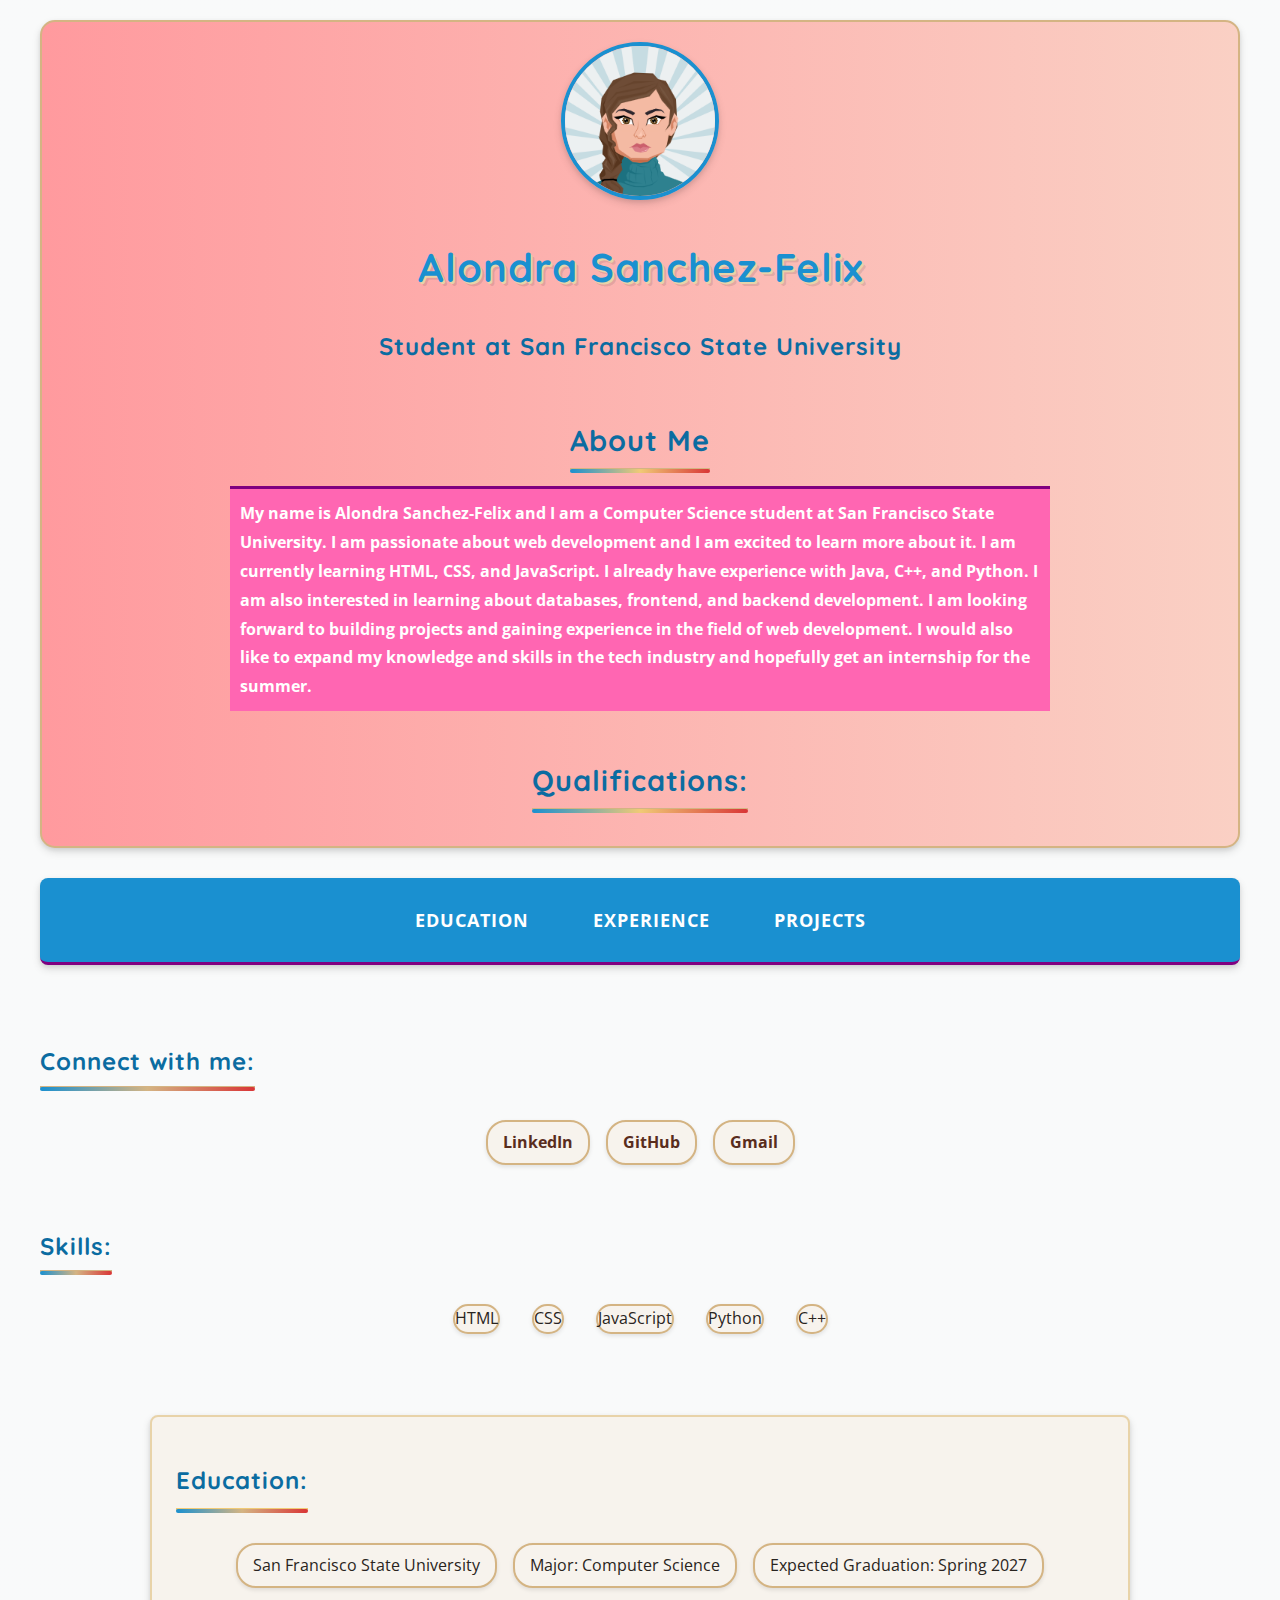
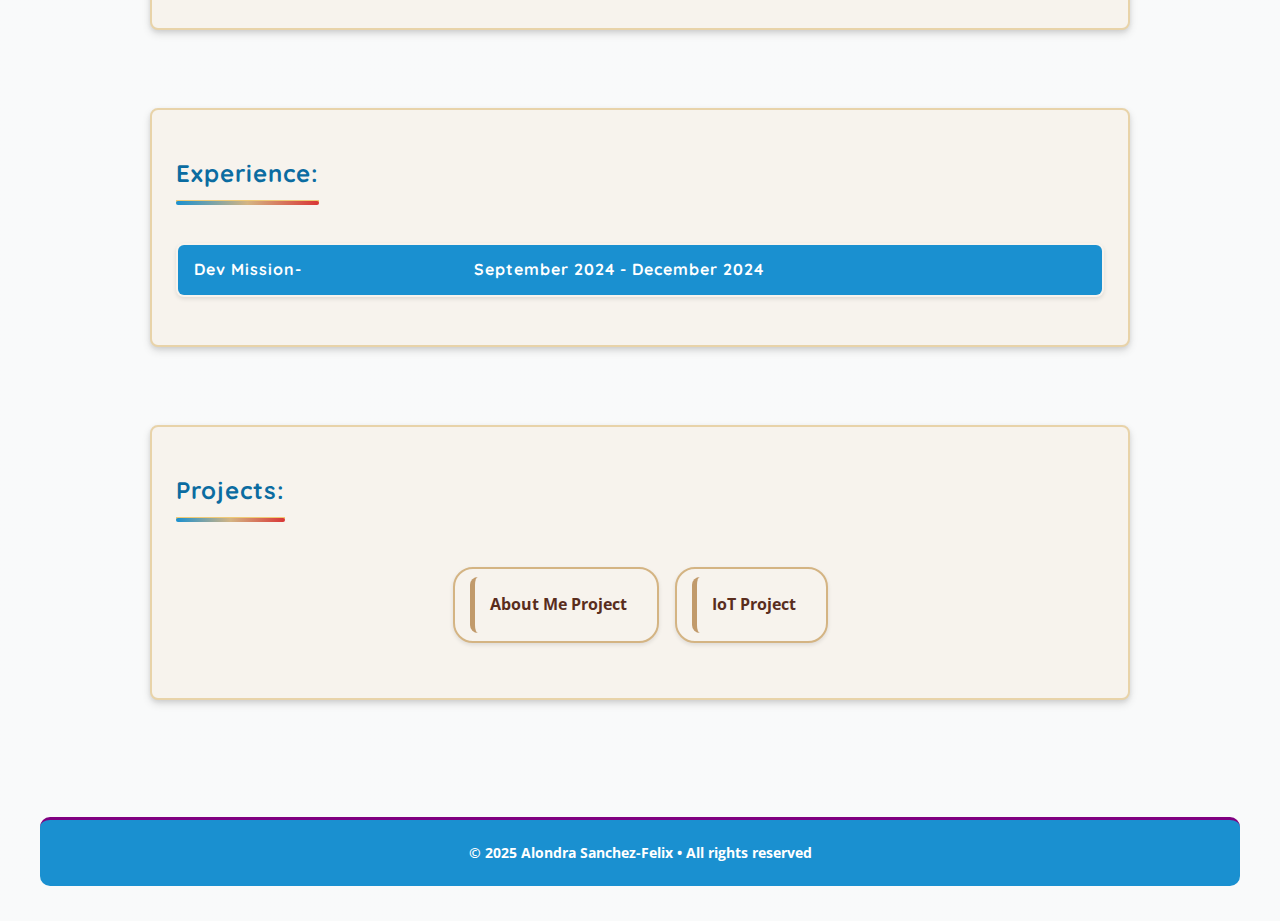
<file: assignments/assignment 3/index.html>
<!DOCTYPE html>
<html lang="en">
<head>
    <meta charset="UTF-8">
    <title>Alondra Sanchez-Felix - Portfolio</title>
    <meta name="description" content="Personal portfolio of Alondra Sanchez-Felix">
    <meta name="keywords" content="portfolio, web development, student">
    <link rel="icon" type="image/x-icon" href="favicon.ico">

    <!--Comment out each links to see how each css looks like -->
    <!-- Link to external ai-1.css file -->
    <link rel="stylesheet" type="text/css" href="styles/ai-1.css"> 
    <!-- Link to external ai-2.css file -->
    <link rel="stylesheet" type="text/css" href="styles/ai-2.css">
    <!-- Link to external styles.css file-->
    <link rel="stylesheet" type="text/css" href="styles/styles.css"> 
    <!-- Link to external hybrid.css file-->
    <link rel="stylesheet" type="text/css" href="styles/hybrid.css">

</head>
<body>
    <header>
       <img src="images/AvatarMaker.png" alt="Alondra Sanchez-Felix"> <!--image for my avatar -->
       <h1>Alondra Sanchez-Felix</h1> 
       <h2>Student at San Francisco State University</h2>
       <h3>About Me</h3>
       <p>My name is Alondra Sanchez-Felix and I am a Computer Science student at San Francisco State University. 
         I am passionate about web development and I am excited to learn more about it. I am currently learning HTML, CSS, and JavaScript. 
         I already have experience with Java, C++, and Python.
         I am also interested in learning about databases, frontend, and backend development. 
         I am looking forward to building projects and gaining experience in the field of web development.
         I would also like to expand my knowledge and skills in the tech industry and hopefully get an internship for the summer.</p> <br>
         <h3>Qualifications:</h3>        
    </header> 

    <nav>
        <ol>
           <li><a href="#education">Education</a></li>
           <li><a href="#experience">Experience</a></li>
           <li><a href="#projects">Projects</a></li>
        </ol>      
    </nav> <br>
      
    <h3> Connect with me:</h3>
    <ul>
        <li><a href="https://www.linkedin.com/in/alondra-sanchez-felix">LinkedIn</a></li>
        <li><a href="https://github.com/Nonna201812">GitHub</a></li>
        <li><a href="mailto:nonna201812@gmail.com">Gmail</a></li> <!--link to my outlook email -->
    </ul> <br>

    <h3>Skills:</h3>
    <ul>
        <li>HTML</li>
        <li>CSS</li>
        <li>JavaScript</li>
        <li>Python</li>
        <li>C++</li>
    </ul> <br>

    <main>
        <section id="education">
            <h3>Education:</h3> <!--this section is for when I will be getting my degree -->
            <ul>
                <li>San Francisco State University</li>
                <li>Major: Computer Science</li>
                <li>Expected Graduation: Spring 2027</li>
            </ul>
        </section> <br>

        <section id="experience">
            <h3>Experience:</h3>
            <table>
                <tr> 
                    <th>Dev Mission-</th>
                    <th>September 2024 - December 2024</th>
                </tr>
            </table>
        </section> <br>

        <section id="projects">
            <h3>Projects:</h3>
            <ul>
                <li><a href="https://introduction-project.glitch.me">About Me Project</a></li> <!--link to  one of my projects -->
                <li><a href="https://www.tinkercad.com/things/gIOy7HrQwoO-knockmusic-/editel?returnTo=https%3A%2F%2Fwww.tinkercad.com%2Fdashboard&sharecode=xx3m-MsOgPGx7pWZ3YpfeaI9GPwc54XWkgaCmhf4AFs">IoT Project</a></li>
            </ul>
        </section> <br>
    </main>

    <!-- Entity usage -->
    <p>&copy; 2025 Alondra Sanchez-Felix &bull; All rights reserved</p>

</body>
</html>
</file>
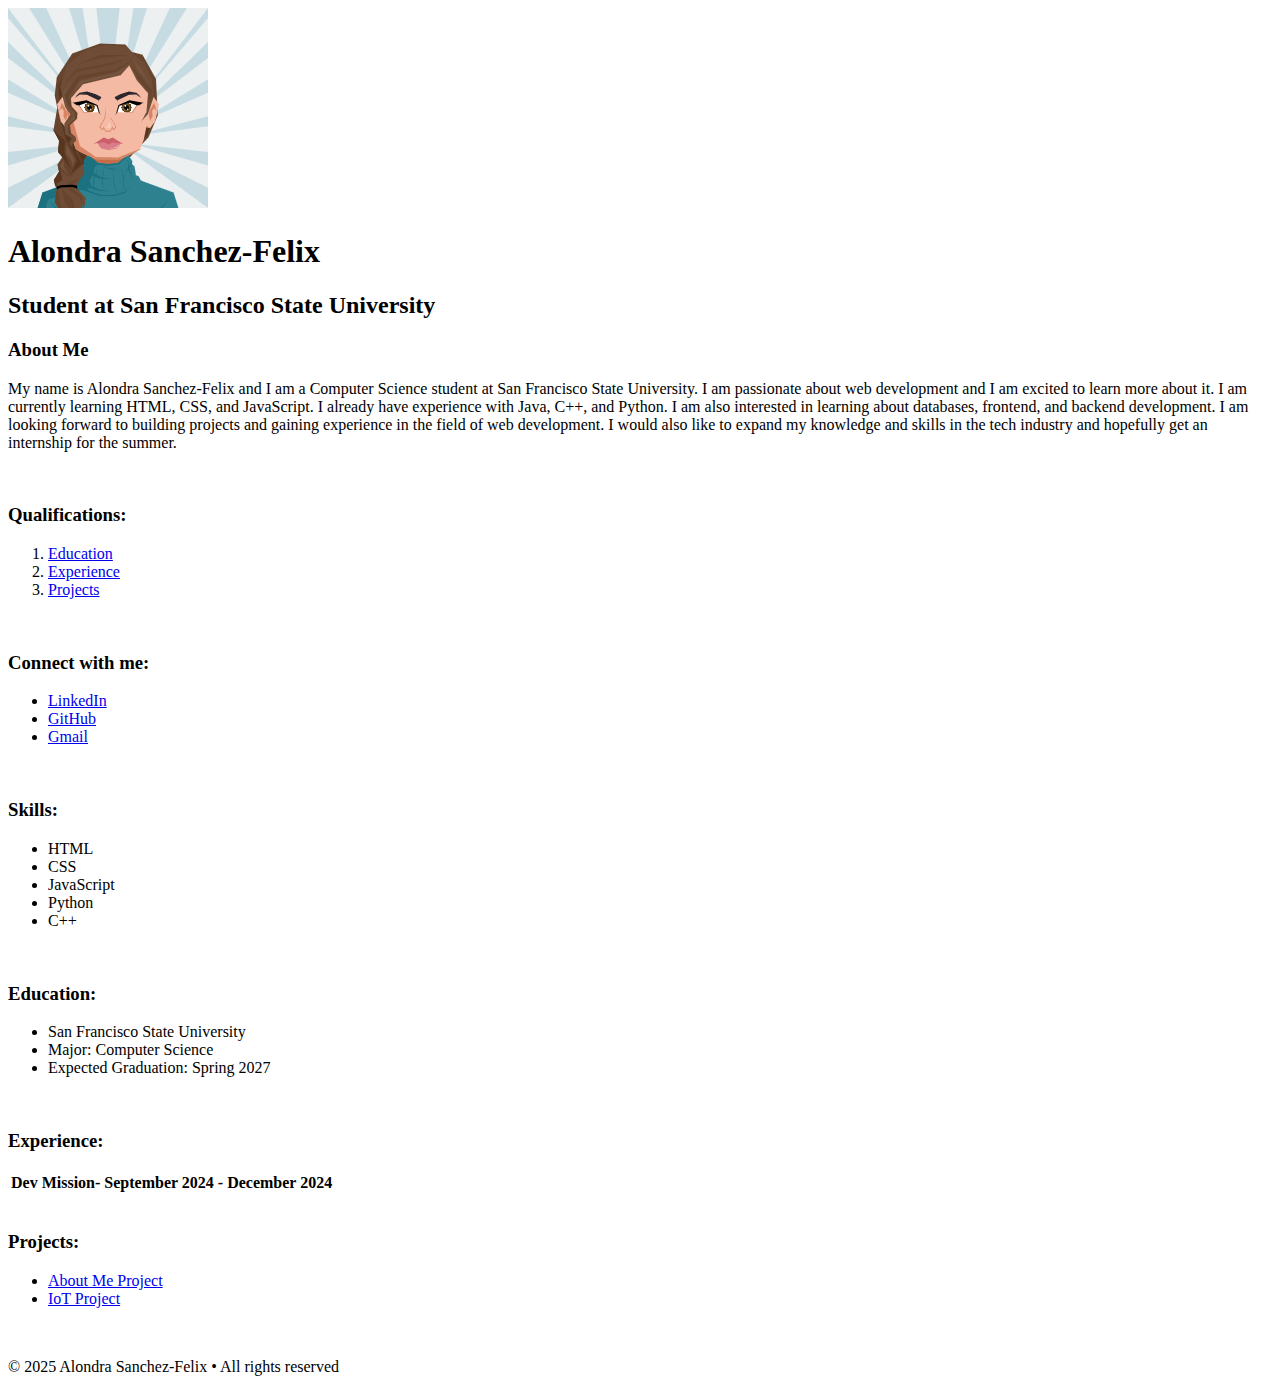
<file: assignments/assignment-2/index.html>
<!DOCTYPE html>
<html lang="en">
<head>
    <meta charset="UTF-8">
    <title>Alondra Sanchez-Felix - Portfolio</title>
    <meta name="description" content="Personal portfolio of Alondra Sanchez-Felix">
    <meta name="keywords" content="portfolio, web development, student">
    <link rel="icon" type="image/x-icon" href="favicon.ico">
</head>
<body>
    <header>
       <img src="images/AvatarMaker.png" alt="Alondra Sanchez-Felix"> <!--image for my avatar -->
       <h1>Alondra Sanchez-Felix</h1> 
       <h2>Student at San Francisco State University</h2>
       <h3>About Me</h3>
       <p>My name is Alondra Sanchez-Felix and I am a Computer Science student at San Francisco State University. 
         I am passionate about web development and I am excited to learn more about it. I am currently learning HTML, CSS, and JavaScript. 
         I already have experience with Java, C++, and Python.
         I am also interested in learning about databases, frontend, and backend development. 
         I am looking forward to building projects and gaining experience in the field of web development.
         I would also like to expand my knowledge and skills in the tech industry and hopefully get an internship for the summer.</p> <br>
         <h3>Qualifications:</h3>        
    </header> 

    <nav>
        <ol>
           <li><a href="#education">Education</a></li>
           <li><a href="#experience">Experience</a></li>
           <li><a href="#projects">Projects</a></li>
        </ol>      
    </nav> <br>
      
    <h3> Connect with me:</h3>
    <ul>
        <li><a href="https://www.linkedin.com/in/alondra-sanchez-felix">LinkedIn</a></li>
        <li><a href="https://github.com/Nonna201812">GitHub</a></li>
        <li><a href="mailto:nonna201812@gmail.com">Gmail</a></li> <!--link to my outlook email -->
    </ul> <br>

    <h3>Skills:</h3>
    <ul>
        <li>HTML</li>
        <li>CSS</li>
        <li>JavaScript</li>
        <li>Python</li>
        <li>C++</li>
    </ul> <br>

    <main>
        <section id="education">
            <h3>Education:</h3> <!--this section is for when I will be getting my degree -->
            <ul>
                <li>San Francisco State University</li>
                <li>Major: Computer Science</li>
                <li>Expected Graduation: Spring 2027</li>
            </ul>
        </section> <br>

        <section id="experience">
            <h3>Experience:</h3>
            <table>
                <tr> 
                    <th>Dev Mission-</th>
                    <th>September 2024 - December 2024</th>
                </tr>
            </table>
        </section> <br>

        <section id="projects">
            <h3>Projects:</h3>
            <ul>
                <li><a href="https://introduction-project.glitch.me">About Me Project</a></li> <!--link to  one of my projects -->
                <li><a href="https://www.tinkercad.com/things/gIOy7HrQwoO-knockmusic-/editel?returnTo=https%3A%2F%2Fwww.tinkercad.com%2Fdashboard&sharecode=xx3m-MsOgPGx7pWZ3YpfeaI9GPwc54XWkgaCmhf4AFs">IoT Project</a></li>
            </ul>
        </section> <br>
    </main>

    <!-- Entity usage -->
    <p>&copy; 2025 Alondra Sanchez-Felix &bull; All rights reserved</p>

</body>
</html>
</file>
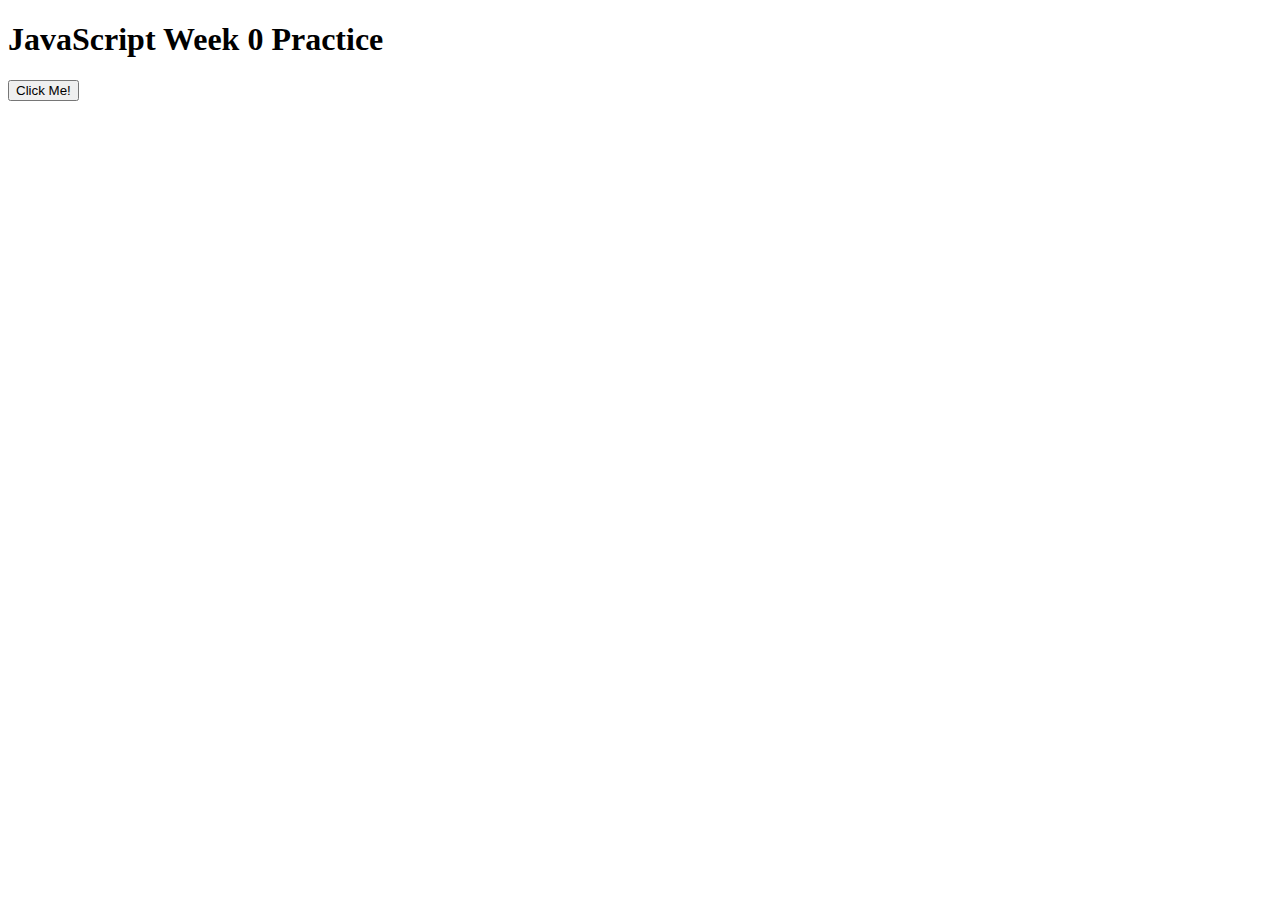
<file: assignments/assignment-4/index.html>
<!DOCTYPE html>
<html>
<head>
    <title>JavaScript Practice</title>
</head>
<body>
    <h1>JavaScript Week 0 Practice</h1>
    <button id="greetButton">Click Me!</button>
    <div id="output"></div>
    
    <script src="hello.js"></script>
    <script>
        document.getElementById("greetButton").addEventListener("click", function() {
            document.getElementById("output").textContent = createMessage("JavaScript");
        });
    </script>
</body>
</html>
</file>
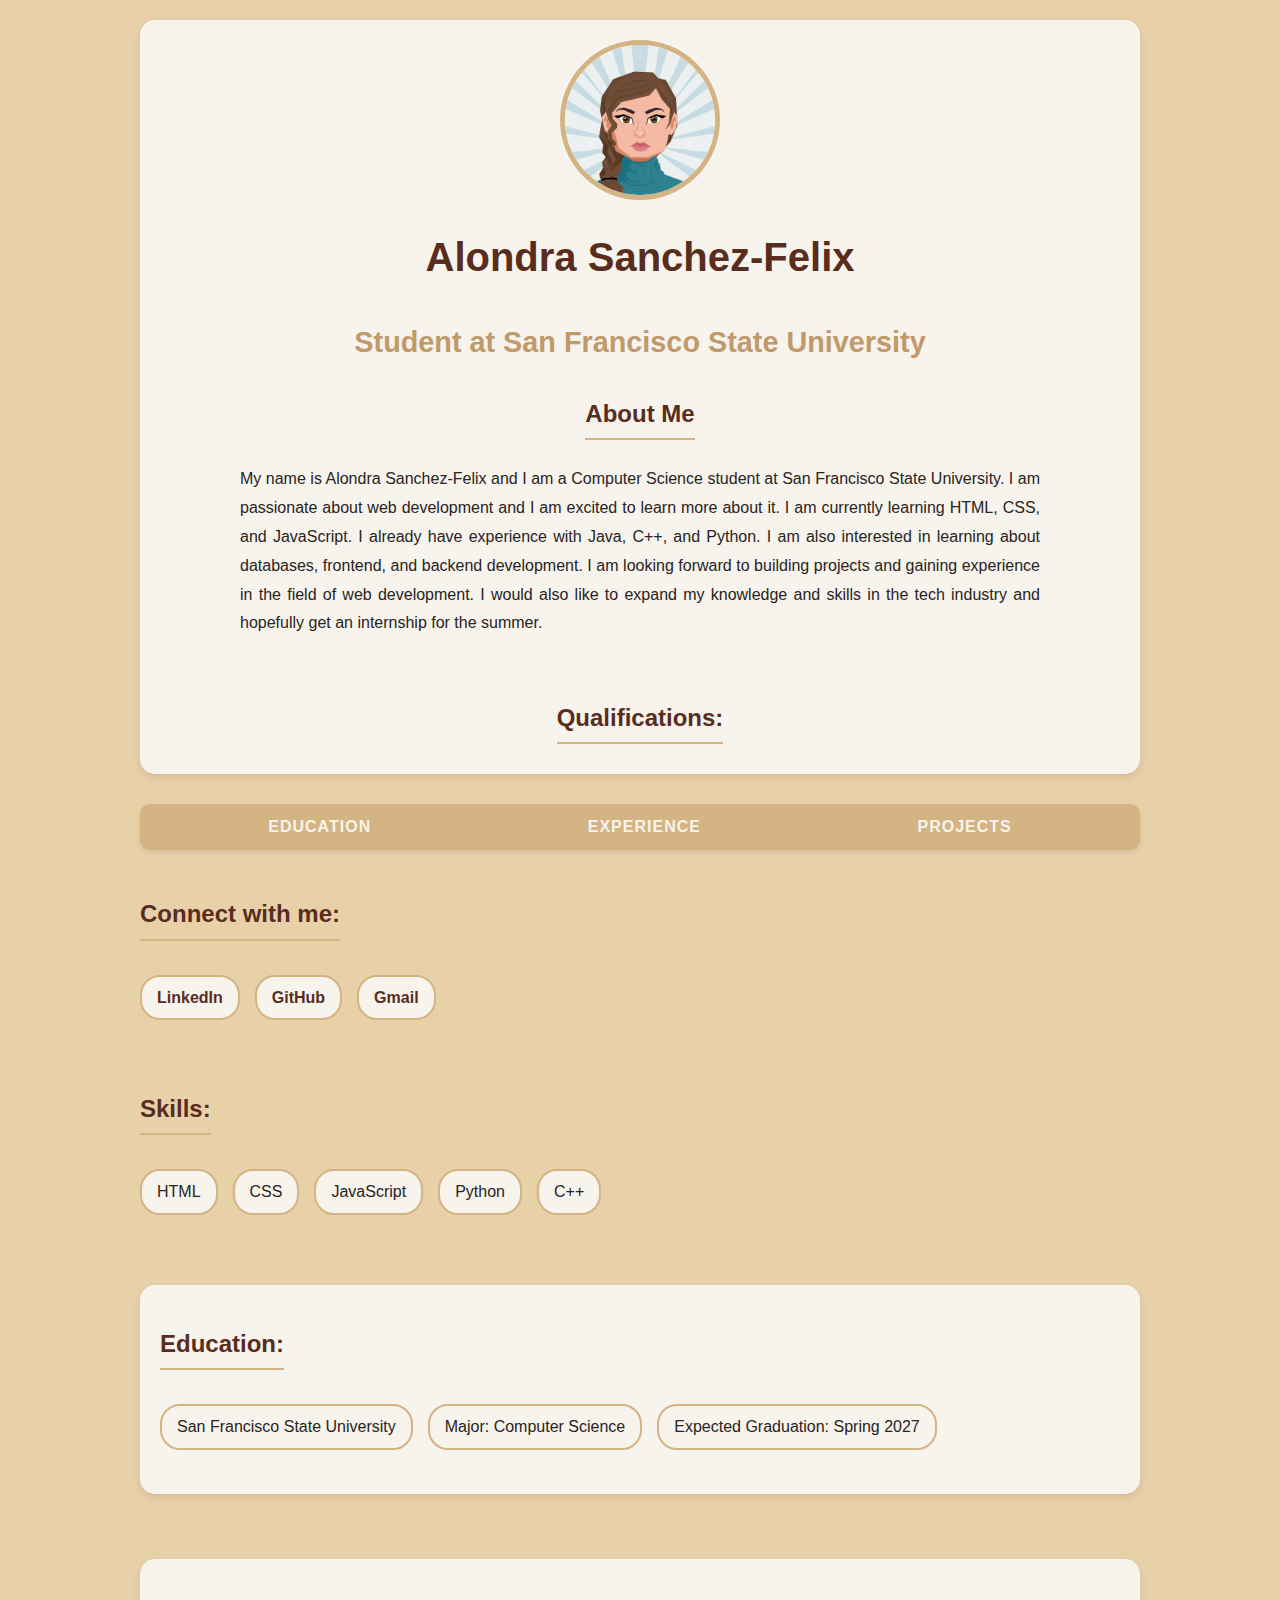
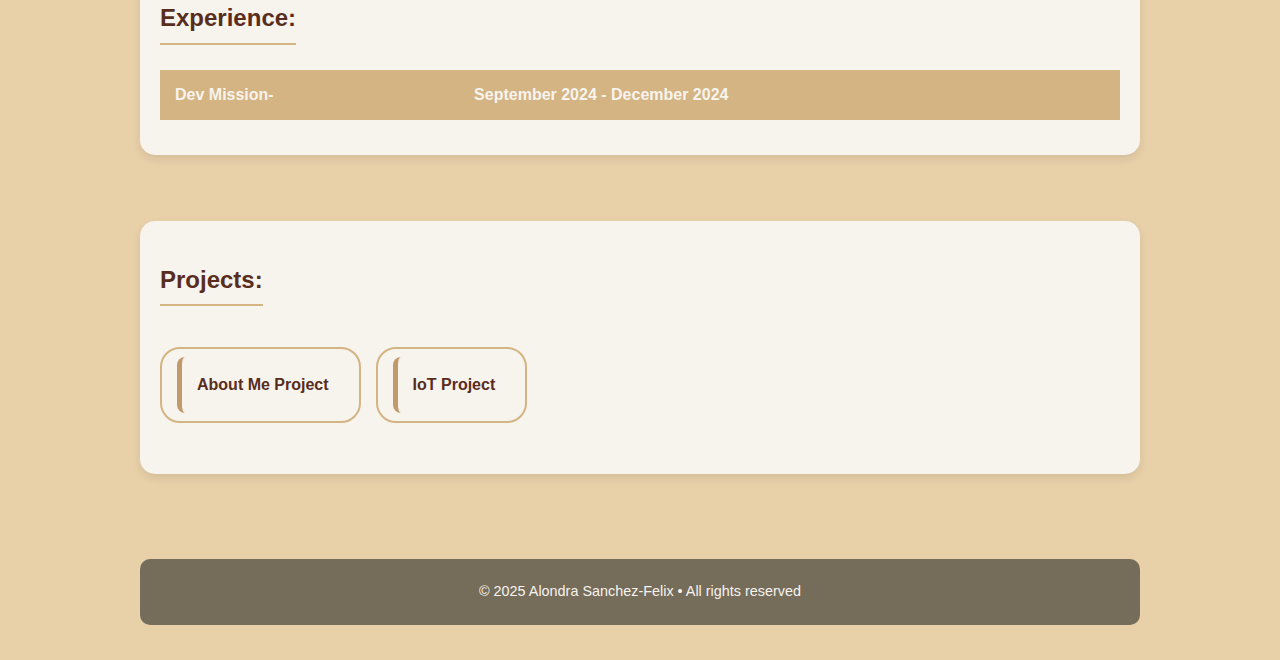
<file: assignments/assignment-6/index.html>
<!DOCTYPE html>
<html lang="en">
<head>
    <meta charset="UTF-8">
    <title>Alondra Sanchez-Felix - Portfolio</title>
    <meta name="description" content="Personal portfolio of Alondra Sanchez-Felix">
    <meta name="keywords" content="portfolio, web development, student">
    <link rel="icon" type="image/x-icon" href="favicon.ico">

    <!-- Link to external styles.css file-->
    <link rel="stylesheet" type="text/css" href="style/style.css"> 

</head>
<body>
    <header>
       <img src="images/AvatarMaker.png" alt="Alondra Sanchez-Felix"> <!--image for my avatar -->
       <h1>Alondra Sanchez-Felix</h1> 
       <h2>Student at San Francisco State University</h2>
       <h3>About Me</h3>
       <p>My name is Alondra Sanchez-Felix and I am a Computer Science student at San Francisco State University. 
         I am passionate about web development and I am excited to learn more about it. I am currently learning HTML, CSS, and JavaScript. 
         I already have experience with Java, C++, and Python.
         I am also interested in learning about databases, frontend, and backend development. 
         I am looking forward to building projects and gaining experience in the field of web development.
         I would also like to expand my knowledge and skills in the tech industry and hopefully get an internship for the summer.</p> <br>
         <h3>Qualifications:</h3>        
    </header> 

    <nav>
        <ol>
           <li><a href="#education">Education</a></li>
           <li><a href="#experience">Experience</a></li>
           <li><a href="#projects">Projects</a></li>
        </ol>      
    </nav> <br>
      
    <h3> Connect with me:</h3>
    <ul>
        <li><a href="https://www.linkedin.com/in/alondra-sanchez-felix">LinkedIn</a></li>
        <li><a href="https://github.com/Nonna201812">GitHub</a></li>
        <li><a href="mailto:nonna201812@gmail.com">Gmail</a></li> <!--link to my outlook email -->
    </ul> <br>

    <h3>Skills:</h3>
    <ul>
        <li>HTML</li>
        <li>CSS</li>
        <li>JavaScript</li>
        <li>Python</li>
        <li>C++</li>
    </ul> <br>

    <main>
        <section id="education">
            <h3>Education:</h3> <!--this section is for when I will be getting my degree -->
            <ul>
                <li>San Francisco State University</li>
                <li>Major: Computer Science</li>
                <li>Expected Graduation: Spring 2027</li>
            </ul>
        </section> <br>

        <section id="experience">
            <h3>Experience:</h3>
            <table>
                <tr> 
                    <th>Dev Mission-</th>
                    <th>September 2024 - December 2024</th>
                </tr>
            </table>
        </section> <br>

        <section id="projects">
            <h3>Projects:</h3>
            <ul>
                <li><a href="https://introduction-project.glitch.me">About Me Project</a></li> <!--link to  one of my projects -->
                <li><a href="https://www.tinkercad.com/things/gIOy7HrQwoO-knockmusic-/editel?returnTo=https%3A%2F%2Fwww.tinkercad.com%2Fdashboard&sharecode=xx3m-MsOgPGx7pWZ3YpfeaI9GPwc54XWkgaCmhf4AFs">IoT Project</a></li>
            </ul>
        </section> <br>
    </main>

    <!-- Entity usage -->
    <p>&copy; 2025 Alondra Sanchez-Felix &bull; All rights reserved</p>

</body>
</html>
</file>
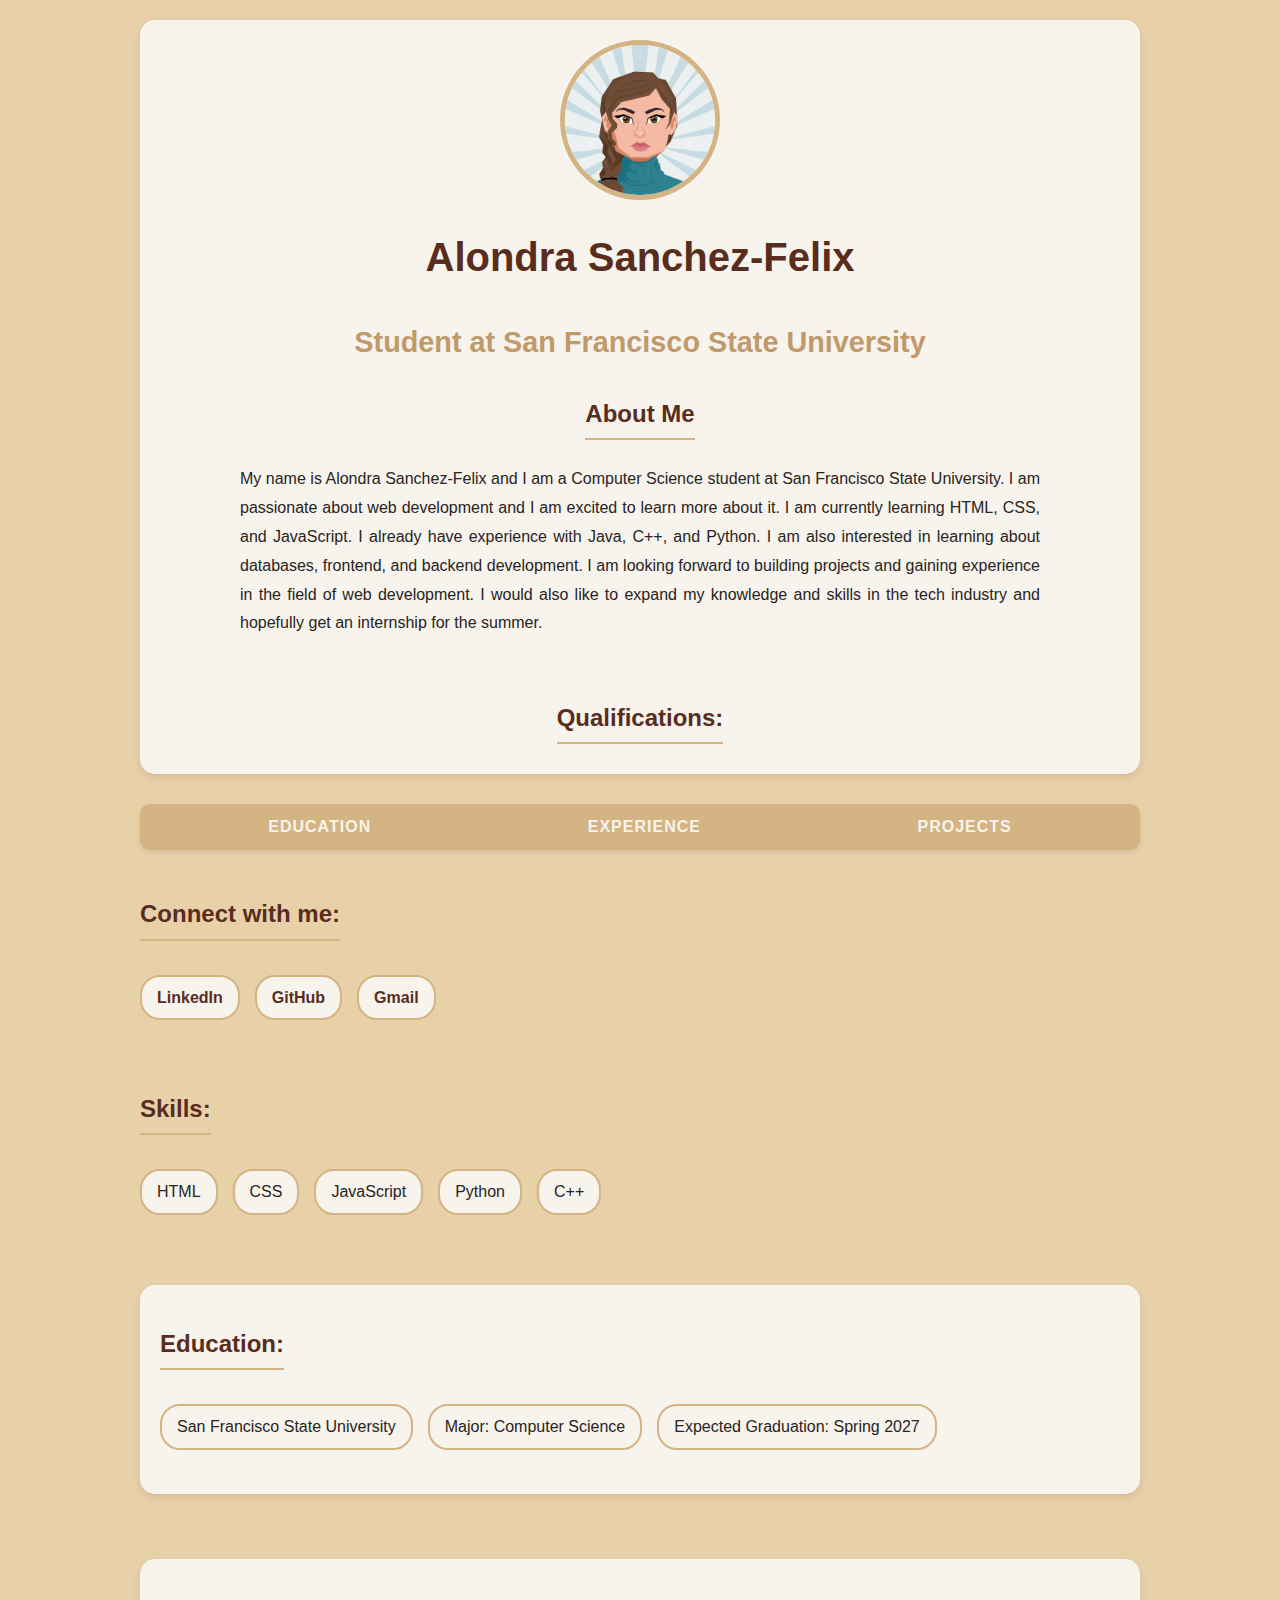
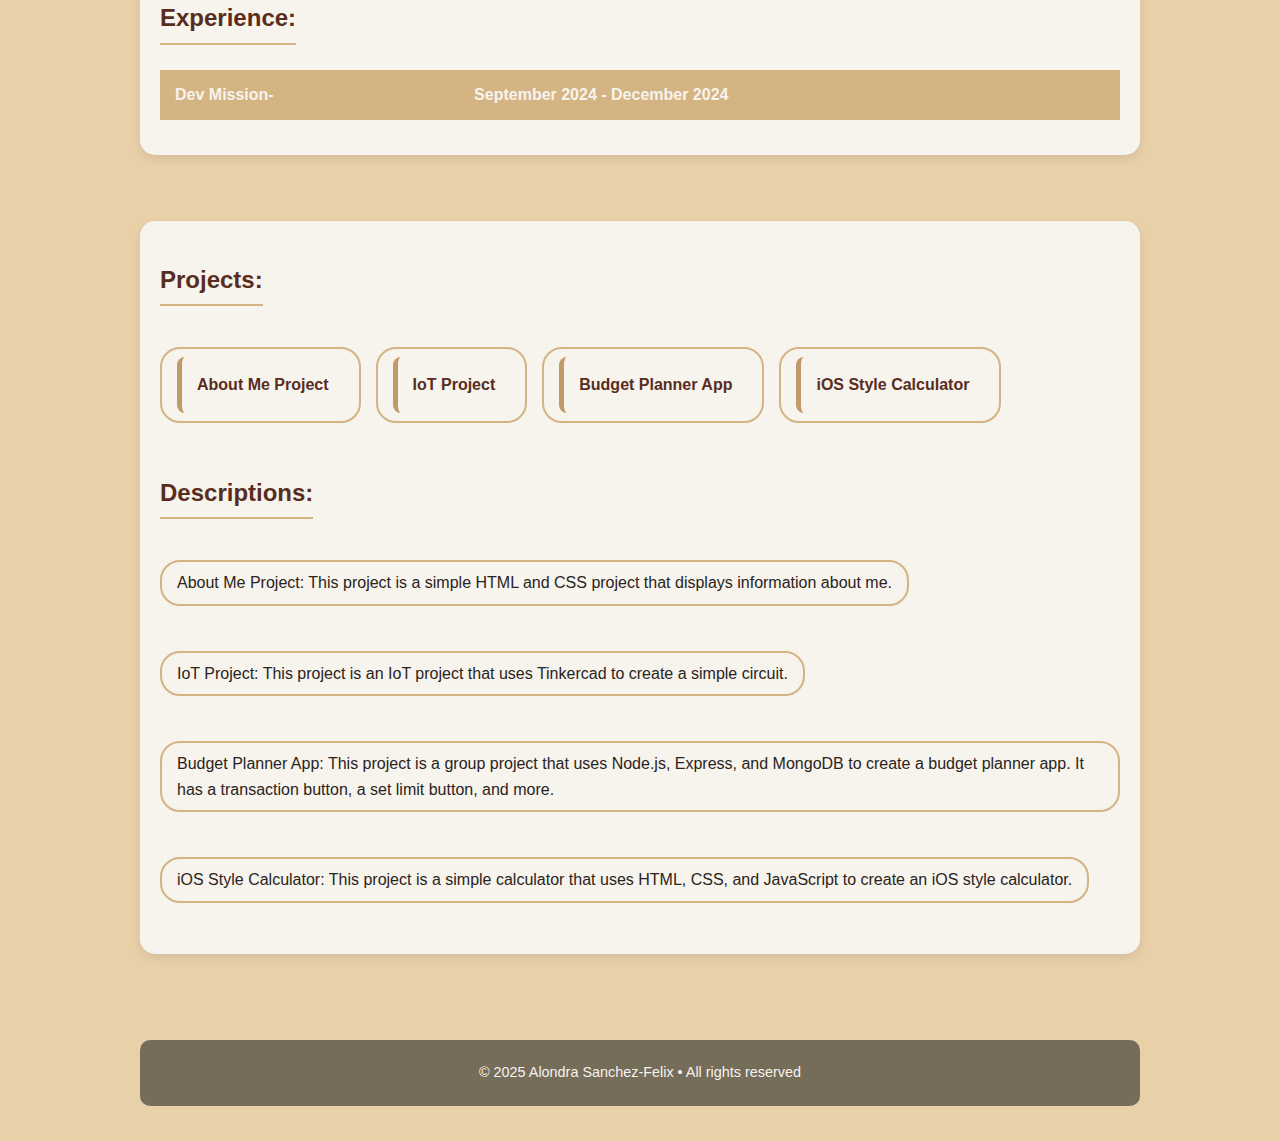
<file: assignments/final/index.html>
<!DOCTYPE html>
<html lang="en">
<head>
    <meta charset="UTF-8">
    <title>Alondra Sanchez-Felix - Portfolio</title>
    <meta name="description" content="Personal portfolio of Alondra Sanchez-Felix">
    <meta name="keywords" content="portfolio, web development, student">
    <link rel="icon" type="image/x-icon" href="favicon.ico">

    <!-- Link to external styles.css file-->
    <link rel="stylesheet" type="text/css" href="style/style.css"> 

</head>
<body>
    <header>
       <img src="images/AvatarMaker.png" alt="Alondra Sanchez-Felix"> <!--image for my avatar -->
       <h1>Alondra Sanchez-Felix</h1> 
       <h2>Student at San Francisco State University</h2>
       <h3>About Me</h3>
       <p>My name is Alondra Sanchez-Felix and I am a Computer Science student at San Francisco State University. 
         I am passionate about web development and I am excited to learn more about it. I am currently learning HTML, CSS, and JavaScript. 
         I already have experience with Java, C++, and Python.
         I am also interested in learning about databases, frontend, and backend development. 
         I am looking forward to building projects and gaining experience in the field of web development.
         I would also like to expand my knowledge and skills in the tech industry and hopefully get an internship for the summer.</p> <br>
         <h3>Qualifications:</h3>        
    </header> 

    <nav>
        <ol>
           <li><a href="#education">Education</a></li>
           <li><a href="#experience">Experience</a></li>
           <li><a href="#projects">Projects</a></li>
        </ol>      
    </nav> <br>
      
    <h3> Connect with me:</h3>
    <ul>
        <li><a href="https://www.linkedin.com/in/alondra-sanchez-felix">LinkedIn</a></li>
        <li><a href="https://github.com/Nonna201812">GitHub</a></li>
        <li><a href="mailto:nonna201812@gmail.com">Gmail</a></li> <!--link to my outlook email -->
    </ul> <br>

    <h3>Skills:</h3>
    <ul>
        <li>HTML</li>
        <li>CSS</li>
        <li>JavaScript</li>
        <li>Python</li>
        <li>C++</li>
    </ul> <br>

    <main>
        <section id="education">
            <h3>Education:</h3> <!--this section is for when I will be getting my degree -->
            <ul>
                <li>San Francisco State University</li>
                <li>Major: Computer Science</li>
                <li>Expected Graduation: Spring 2027</li>
            </ul>
        </section> <br>

        <section id="experience">
            <h3>Experience:</h3>
            <table>
                <tr> 
                    <th>Dev Mission-</th>
                    <th>September 2024 - December 2024</th>
                </tr>
            </table>
        </section> <br>

        <section id="projects">
            <h3>Projects:</h3>
            <ul>
                <li><a href="https://introduction-project.glitch.me">About Me Project</a></li> <!--link to  one of my projects -->
                <li><a href="https://www.tinkercad.com/things/gIOy7HrQwoO-knockmusic-/editel?returnTo=https%3A%2F%2Fwww.tinkercad.com%2Fdashboard&sharecode=xx3m-MsOgPGx7pWZ3YpfeaI9GPwc54XWkgaCmhf4AFs">IoT Project</a></li>
                <li><a href="https://csc317-group-e.onrender.com/">Budget Planner App</a></li> <!--Link to my group project-->
                <li><a href="Calculator/calculator.html">iOS Style Calculator</a></li>
                
            </ul>
            <h3>Descriptions: </h3>
            <ul>
                <li>About Me Project: This project is a simple HTML and CSS project that displays information about me.</li>
                <li>IoT Project: This project is an IoT project that uses Tinkercad to create a simple circuit.</li>
                <li>Budget Planner App: This project is a group project that uses Node.js, Express, and MongoDB to create a budget planner app. It has a transaction button, a set limit button, and more.</li>
                <li>iOS Style Calculator: This project is a simple calculator that uses HTML, CSS, and JavaScript to create an iOS style calculator.</li>
        </section> <br>
    </main>

    <!-- Entity usage -->
    <p>&copy; 2025 Alondra Sanchez-Felix &bull; All rights reserved</p>

</body>
</html>
</file>
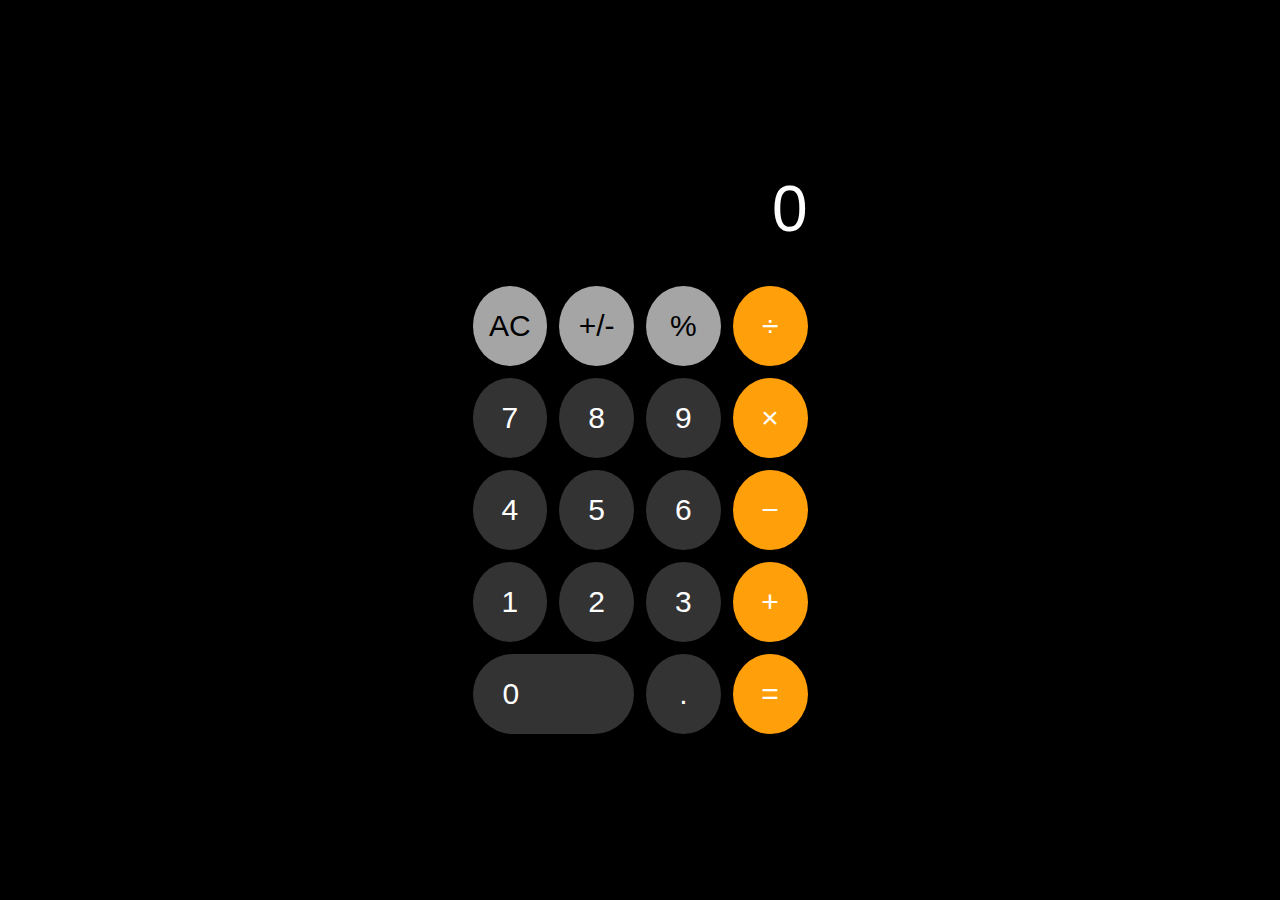
<file: assignments/assignment-4/calculator.html>
<!DOCTYPE html>
<html lang="en">
<head>
    <meta charset="UTF-8">
    <meta name="viewport" content="width=device-width, initial-scale=1.0">
    <title>iOS Style Calculator</title>
    <link rel="stylesheet" href="calculator.css">
</head>
<body>
    <div class="calculator">
        <div class="display">
            <div class="input-display">0</div>
        </div>
        <div class="buttons">
            <button class="utility" id="clear">AC</button>
            <button class="utility" id="plus-minus">+/-</button>
            <button class="utility" id="percent">%</button>
            <button class="operation" id="divide">÷</button>
            
            <button class="number">7</button>
            <button class="number">8</button>
            <button class="number">9</button>
            <button class="operation" id="multiply">×</button>
            
            <button class="number">4</button>
            <button class="number">5</button>
            <button class="number">6</button>
            <button class="operation" id="subtract">−</button>
            
            <button class="number">1</button>
            <button class="number">2</button>
            <button class="number">3</button>
            <button class="operation" id="add">+</button>
            
            <button class="number double">0</button>
            <button class="number" id="decimal">.</button>
            <button class="operation" id="equals">=</button>
        </div>
    </div>
    <script src="calculator.js"></script>
</body>
</html>
</file>
<file: assignments/assignment 3/styles/ai-1.css>
/*Prompt:
Generate a complete CSS file 
Color scheme should be colorful and shiny like a princness
Typography style: bold and cursive but not too cursive
Layout preferences: I would like tables and border colors. I would also like a flex box, some containers and some animations. 
*/

/* General Styles */
body {
    background: linear-gradient(to right, #ffdde1, #ee9ca7);
    font-family: 'Comic Sans MS', cursive, sans-serif;
    color: #4b0082;
    margin: 0;
    padding: 0;
}

/* Header Styling */
header {
    text-align: center;
    padding: 20px;
    background: linear-gradient(to right, #ff9a9e, #fad0c4);
    border-bottom: 5px solid #ff66b2;
    box-shadow: 0px 4px 8px rgba(0, 0, 0, 0.2);
}

header img {
    width: 150px;
    border-radius: 50%;
    border: 3px solid #ff66b2;
}

h1, h2, h3 {
    font-weight: bold;
    font-family: 'Brush Script MT', cursive;
    color: #800080;
}

/* Navigation Bar */
nav {
    text-align: center;
    padding: 10px;
    background: #ff66b2;
    border-bottom: 3px solid #800080;
}

nav ol {
    list-style-type: none;
    padding: 0;
}

nav ol li {
    display: inline;
    margin: 10px;
    font-size: 20px;
}

nav a {
    text-decoration: none;
    color: white;
    font-weight: bold;
    transition: 0.3s;
}

nav a:hover {
    color: #4b0082;
    text-decoration: underline;
}

/* Main Sections */
main {
    display: flex;
    flex-direction: column;
    align-items: center;
    padding: 20px;
}

section {
    background: white;
    padding: 15px;
    margin: 10px;
    border-radius: 10px;
    box-shadow: 2px 2px 10px rgba(0, 0, 0, 0.2);
    border: 2px solid #ff66b2;
    width: 80%;
}

/* Tables */
table {
    width: 100%;
    border-collapse: collapse;
    text-align: left;
    border: 2px solid #ff66b2;
}

th, td {
    padding: 10px;
    border-bottom: 1px solid #ff66b2;
}

th {
    background: #ff9a9e;
    color: white;
}

/* Links */
a {
    color: #ff66b2;
    font-weight: bold;
    text-decoration: none;
    transition: 0.3s;
}

a:hover {
    color: #4b0082;
    text-decoration: underline;
}

/* Footer */
p {
    text-align: center;
    font-weight: bold;
    padding: 10px;
    background: #ff66b2;
    color: white;
    border-top: 3px solid #800080;
}

/* Animations */
@keyframes shine {
    0% { transform: scale(1); }
    50% { transform: scale(1.1); }
    100% { transform: scale(1); }
}

h1:hover, h2:hover, h3:hover {
    animation: shine 0.5s ease-in-out;
}
</file>
<file: assignments/assignment 3/styles/ai-2.css>
/* 
 * Reference image: One Piece logo with Jolly Roger skull wearing Luffy's straw hat
 * Prompt: I would like some animations, and a flex box, border colors, fonts that match 
 * with this aesthetic and some tables and containers.
 * Adapted for Alondra Sanchez-Felix's portfolio HTML
 */

/* I've adapted the One Piece-themed CSS to match your HTML structure while maintaining the pirate/adventure aesthetic. 
Here's what I've done:
Maintained the color palette from the original One Piece theme with blues, yellow, and red accents
Created specific styling for your header section:
Added a glowing animation for your avatar image
Styled your name with a text shadow effect
Added gradient underlines for section headings

Implemented navigation styling:
Blue navigation bar with hover effects
Animated link transitions

Enhanced list styling:
Used anchor (⚓) icons for list items to match the pirate theme
Created special styling for your skills list as pill-shaped badges

Created unique styling for your "Connect with me" links:
Button-style links with 3D press effects
Hover animations

Styled your sections with:
Card-like appearance with subtle borders
Hover effects that lift the sections
Consistent section headers with yellow underlines

Table styling for your experience section:
Blue headers that match the theme
Hover effects for rows

Added the "wanted poster" reveal animation for your header section
Made everything responsive for mobile viewing */


/* Font imports */
@import url('https://fonts.googleapis.com/css2?family=Staatliches&display=swap');
@import url('https://fonts.googleapis.com/css2?family=Nunito:wght@400;700&display=swap');

:root {
  /* Color palette based on One Piece theme */
  --op-blue: #1a90d0;
  --op-blue-dark: #0b6ca1;
  --op-beige: #e8d3a9;
  --op-red: #d93536;
  --op-straw-yellow: #f0ca76;
  --op-bone: #f5f2e8;
  --op-dark: #2c2820;
  --op-cloud: #eceeef;
  
  /* Shadow variables */
  --shadow-sm: 0 2px 4px rgba(0, 0, 0, 0.1);
  --shadow-md: 0 4px 8px rgba(0, 0, 0, 0.12), 0 2px 4px rgba(0, 0, 0, 0.08);
  --shadow-lg: 0 15px 30px rgba(0, 0, 0, 0.11), 0 5px 15px rgba(0, 0, 0, 0.08);
}

/* Global styles */
body {
  font-family: 'Nunito', sans-serif;
  background-color: var(--op-cloud);
  color: var(--op-dark);
  line-height: 1.6;
  margin: 0;
  padding: 20px;
  background-image: linear-gradient(rgba(255, 255, 255, 0.7), rgba(255, 255, 255, 0.7)), 
                    url('https://subtle-patterns.com/patterns/paper.png');
  max-width: 1200px;
  margin: 0 auto;
}

h1, h2, h3, h4, h5, h6 {
  font-family: 'Staatliches', cursive;
  color: var(--op-blue);
  letter-spacing: 1px;
}

/* Header section styling */
header {
  text-align: center;
  margin-bottom: 2rem;
  padding: 2rem;
  background-color: white;
  border-radius: 8px;
  box-shadow: var(--shadow-md);
  border: 2px solid var(--op-beige);
  animation: wanted-reveal 1.2s ease-out;
}

header img {
  width: 150px;
  height: 150px;
  border-radius: 50%;
  border: 4px solid var(--op-blue);
  box-shadow: var(--shadow-md);
  margin-bottom: 1rem;
  animation: treasure-shine 3s ease-in-out infinite;
}

header h1 {
  font-size: 2.5rem;
  color: var(--op-blue);
  text-shadow: 2px 2px 0 var(--op-beige),
               4px 4px 0 rgba(0, 0, 0, 0.1);
  margin-bottom: 0.5rem;
}

header h2 {
  font-size: 1.5rem;
  color: var(--op-blue-dark);
  margin-bottom: 2rem;
}

header h3 {
  font-size: 1.8rem;
  position: relative;
  display: inline-block;
  margin-bottom: 1rem;
}

header h3::after {
  content: '';
  position: absolute;
  bottom: -5px;
  left: 0;
  height: 4px;
  width: 100%;
  background: linear-gradient(90deg, var(--op-blue), var(--op-straw-yellow), var(--op-red));
  border-radius: 4px;
}

header p {
  text-align: left;
  max-width: 800px;
  margin: 0 auto;
  line-height: 1.8;
}

/* Navigation styling */
nav {
  background-color: var(--op-blue);
  border-radius: 8px;
  margin-bottom: 2rem;
  box-shadow: var(--shadow-md);
}

nav ol {
  display: flex;
  list-style: none;
  margin: 0;
  padding: 1rem;
  justify-content: center;
  gap: 2rem;
}

nav li {
  margin: 0;
}

nav a {
  color: white;
  text-decoration: none;
  font-weight: bold;
  font-size: 1.1rem;
  padding: 0.5rem 1rem;
  border-radius: 4px;
  transition: all 0.3s ease;
}

nav a:hover {
  background-color: rgba(255, 255, 255, 0.2);
  transform: translateY(-3px);
}

/* Lists styling */
ul, ol {
  padding-left: 2rem;
}

ul {
  list-style-type: none;
}

ul li {
  position: relative;
  padding-left: 1.5rem;
  margin-bottom: 0.5rem;
}

ul li::before {
  content: "⚓";
  position: absolute;
  left: 0;
  color: var(--op-blue);
}

/* Links styling */
a {
  color: var(--op-blue);
  text-decoration: none;
  transition: all 0.2s ease;
  font-weight: bold;
}

a:hover {
  color: var(--op-red);
  text-decoration: underline;
}

/* Sections styling */
section {
  background-color: white;
  border-radius: 8px;
  padding: 1.5rem;
  margin-bottom: 2rem;
  box-shadow: var(--shadow-md);
  border: 2px solid var(--op-beige);
  transition: transform 0.3s ease;
}

section:hover {
  transform: translateY(-5px);
  box-shadow: var(--shadow-lg);
}

section h3 {
  border-bottom: 3px solid var(--op-straw-yellow);
  padding-bottom: 0.5rem;
  margin-bottom: 1rem;
}

/* Table styling */
table {
  width: 100%;
  border-collapse: collapse;
  margin: 1.5rem 0;
  border-radius: 8px;
  overflow: hidden;
  box-shadow: var(--shadow-sm);
}

table th {
  background-color: var(--op-blue);
  color: white;
  text-align: left;
  padding: 1rem;
  font-family: 'Staatliches', cursive;
  letter-spacing: 1px;
}

table tr:hover {
  background-color: rgba(26, 144, 208, 0.1);
}

table td, table th {
  padding: 0.75rem 1rem;
  border-bottom: 1px solid #eee;
}

/* Footer styling */
p:last-child {
  text-align: center;
  margin-top: 2rem;
  padding: 1rem;
  background-color: var(--op-blue);
  color: white;
  border-radius: 8px;
  font-size: 0.9rem;
}

/* Skills list special styling */
main + h3 + ul {
  display: flex;
  flex-wrap: wrap;
  gap: 1rem;
  justify-content: center;
  margin: 1rem 0;
  padding: 0;
}

main + h3 + ul li {
  background-color: var(--op-blue);
  color: white;
  padding: 0.5rem 1rem;
  border-radius: 20px;
  margin: 0;
  box-shadow: var(--shadow-sm);
  transition: all 0.3s ease;
}

main + h3 + ul li:hover {
  background-color: var(--op-blue-dark);
  transform: translateY(-3px);
  box-shadow: var(--shadow-md);
}

main + h3 + ul li::before {
  display: none;
}

/* Animation: Bounty poster reveal */
@keyframes wanted-reveal {
  0% {
    opacity: 0;
    transform: scale(0.8) rotate(-2deg);
  }
  40% {
    opacity: 1;
  }
  60% {
    transform: scale(1.02) rotate(1deg);
  }
  100% {
    transform: scale(1) rotate(0);
  }
}

/* Animation: Treasure chest */
@keyframes treasure-shine {
  0%, 100% {
    box-shadow: 0 0 10px var(--op-straw-yellow);
  }
  50% {
    box-shadow: 0 0 25px var(--op-straw-yellow), 0 0 40px rgba(240, 202, 118, 0.5);
  }
}

/* Connect with me links */
h3:nth-of-type(2) + ul {
  display: flex;
  justify-content: center;
  gap: 2rem;
  margin: 1rem 0;
  padding: 0;
}

h3:nth-of-type(2) + ul li {
  padding: 0;
  margin: 0;
}

h3:nth-of-type(2) + ul li::before {
  display: none;
}

h3:nth-of-type(2) + ul a {
  display: inline-block;
  padding: 0.75rem 1.5rem;
  background-color: var(--op-blue);
  color: white;
  border-radius: 4px;
  box-shadow: 0 4px 0 var(--op-blue-dark);
  position: relative;
  top: 0;
  transition: all 0.3s ease;
}

h3:nth-of-type(2) + ul a:hover {
  background-color: var(--op-blue-dark);
  transform: translateY(-2px);
  box-shadow: 0 6px 0 var(--op-blue-dark);
  text-decoration: none;
}

h3:nth-of-type(2) + ul a:active {
  top: 4px;
  box-shadow: 0 0 0 var(--op-blue-dark);
}

/* Responsive design */
@media (max-width: 768px) {
  nav ol {
    flex-direction: column;
    align-items: center;
    gap: 0.5rem;
  }
  
  header h1 {
    font-size: 2rem;
  }
  
  header img {
    width: 120px;
    height: 120px;
  }
  
  h3:nth-of-type(2) + ul {
    flex-direction: column;
    align-items: center;
  }
}
</file>
<file: assignments/assignment 3/styles/styles.css>
/* Fennec Fox Themed CSS */
:root {
    /* Color Palette */
    --fennec-sand: #e8d0a9;
    --fennec-fur: #d4b483;
    --fennec-fur-dark: #c19a6b;
    --fennec-ear-inside: #f9e2c7;
    --fennec-paw: #a67c52;
    --fennec-night-sand: #756c5a;
    --fennec-eye: #592d1d;
    --fennec-nose: #2e1a0f;
    --fennec-white: #f7f3ed;
    --fennec-black: #292420;
    
    /* Theme Configuration */
    --primary-color: var(--fennec-fur);
    --secondary-color: var(--fennec-fur-dark);
    --accent-color: var(--fennec-paw);
    --background-color: var(--fennec-sand);
    --text-color: var(--fennec-black);
    --heading-color: var(--fennec-eye);
    --link-color: var(--fennec-paw);
    --link-hover-color: var(--fennec-eye);
    --button-bg: var(--fennec-fur-dark);
    --button-text: var(--fennec-white);
    --border-color: var(--fennec-fur-dark);
    --highlight-color: var(--fennec-ear-inside);
    --shadow-color: rgba(41, 36, 32, 0.1);
  }
  
  /* Base Styles */
  body {
    background-color: var(--background-color);
    color: var(--text-color);
    font-family: 'Open Sans', sans-serif;
    line-height: 1.6;
    margin: 0;
    padding: 20px;
    max-width: 1000px;
    margin: 0 auto;
  }
  
  /* Typography */
  h1, h2, h3, h4, h5, h6 {
    color: var(--heading-color);
    font-family: 'Quicksand', sans-serif;
    margin-top: 20px;
    margin-bottom: 10px;
  }
  
  h1 {
    font-size: 2.5em;
    margin-top: 10px;
  }
  
  h2 {
    font-size: 1.8em;
    color: var(--fennec-fur-dark);
  }
  
  h3 {
    font-size: 1.5em;
    border-bottom: 2px solid var(--fennec-fur);
    padding-bottom: 5px;
    display: inline-block;
  }
  
  a {
    color: var(--link-color);
    text-decoration: none;
    transition: color 0.3s ease;
  }
  
  a:hover {
    color: var(--link-hover-color);
    text-decoration: underline;
  }
  
  p {
    margin: 15px 0;
    line-height: 1.8;
  }
  
  /* Header */
  header {
    display: flex;
    flex-direction: column;
    align-items: center;
    text-align: center;
    padding: 20px;
    background-color: var(--fennec-white);
    border-radius: 15px;
    box-shadow: 0 4px 8px var(--shadow-color);
    margin-bottom: 30px;
  }
  
  header img {
    width: 150px;
    height: 150px;
    border-radius: 50%;
    border: 5px solid var(--fennec-fur);
    margin-bottom: 15px;
    object-fit: cover;
  }
  
  header p {
    max-width: 800px;
    text-align: justify;
  }
  
  /* Navigation */
  nav {
    background-color: var(--fennec-fur);
    border-radius: 10px;
    padding: 10px 20px;
    box-shadow: 0 2px 4px var(--shadow-color);
  }
  
  nav ol {
    list-style-type: none;
    display: flex;
    justify-content: space-around;
    margin: 0;
    padding: 0;
  }
  
  nav ol li {
    margin: 0 10px;
  }
  
  nav ol li a {
    color: var(--fennec-white);
    font-weight: bold;
    text-transform: uppercase;
    letter-spacing: 1px;
    padding: 5px 10px;
    border-radius: 5px;
    transition: background-color 0.3s ease;
  }
  
  nav ol li a:hover {
    background-color: var(--fennec-fur-dark);
    text-decoration: none;
  }
  
  /* Lists */
  ul, ol {
    padding-left: 20px;
  }
  
  ul li, ol li {
    margin: 8px 0;
  }
  
  /* Connect with me and Skills sections */
  h3 + ul {
    list-style-type: none;
    padding-left: 0;
    display: flex;
    flex-wrap: wrap;
    gap: 15px;
  }
  
  h3 + ul li {
    background-color: var(--fennec-white);
    padding: 8px 15px;
    border-radius: 20px;
    border: 2px solid var(--fennec-fur);
    transition: transform 0.3s ease, background-color 0.3s ease;
  }
  
  h3 + ul li:hover {
    transform: translateY(-3px);
    background-color: var(--fennec-fur);
  }
  
  h3 + ul li a {
    color: var(--fennec-eye);
    font-weight: bold;
  }
  
  h3 + ul li a:hover {
    color: var(--fennec-white);
    text-decoration: none;
  }
  
  /* Sections */
  section {
    background-color: var(--fennec-white);
    border-radius: 15px;
    padding: 20px;
    margin: 20px 0;
    box-shadow: 0 4px 8px var(--shadow-color);
    transition: transform 0.3s ease;
  }
  
  section:hover {
    transform: translateY(-5px);
  }
  
  /* Tables */
  table {
    width: 100%;
    border-collapse: collapse;
    margin: 15px 0;
  }
  
  th, td {
    padding: 12px 15px;
    text-align: left;
    border-bottom: 1px solid var(--fennec-fur);
  }
  
  th {
    background-color: var(--fennec-fur);
    color: var(--fennec-white);
  }
  
  /* Projects */
  #projects ul li {
    margin: 15px 0;
  }
  
  #projects ul li a {
    display: block;
    padding: 15px;
    background-color: var(--fennec-fur-light);
    border-radius: 8px;
    border-left: 5px solid var(--fennec-fur-dark);
    transition: all 0.3s ease;
  }
  
  #projects ul li a:hover {
    background-color: var(--fennec-fur);
    color: var(--fennec-white);
    transform: translateX(5px);
    text-decoration: none;
  }
  
  /* Footer */
  body > p {
    text-align: center;
    margin-top: 40px;
    padding: 20px;
    background-color: var(--fennec-night-sand);
    color: var(--fennec-white);
    border-radius: 10px;
    font-size: 0.9em;
  }
  
  /* Media queries for responsiveness */
  @media (max-width: 768px) {
    header p {
      text-align: left;
    }
    
    h3 + ul {
      flex-direction: column;
      gap: 10px;
    }
    
    nav ol {
      flex-direction: column;
      align-items: center;
    }
    
    nav ol li {
      margin: 5px 0;
    }
  }
</file>
<file: assignments/assignment 3/styles/hybrid.css>
/* Font imports (from One Piece theme) */
@import url('https://fonts.googleapis.com/css2?family=Staatliches&display=swap');
@import url('https://fonts.googleapis.com/css2?family=Nunito:wght@400;700&display=swap');
/* Font import added for Fennec theme */
@import url('https://fonts.googleapis.com/css2?family=Quicksand:wght@400;500;700&display=swap');
@import url('https://fonts.googleapis.com/css2?family=Open+Sans:wght@400;600&display=swap');

:root {
  /* One Piece Colors */
  --op-blue: #1a90d0;
  --op-blue-dark: #0b6ca1;
  --op-beige: #e8d3a9;
  --op-red: #d93536;
  --op-straw-yellow: #f0ca76;
  --op-bone: #f5f2e8;
  --op-dark: #2c2820;
  --op-cloud: #eceeef;
  
  /* Fennec Fox Colors */
  --fennec-sand: #e8d0a9;
  --fennec-fur: #d4b483;
  --fennec-fur-dark: #c19a6b;
  --fennec-ear-inside: #f9e2c7;
  --fennec-paw: #a67c52;
  --fennec-night-sand: #756c5a;
  --fennec-eye: #592d1d;
  --fennec-nose: #2e1a0f;
  --fennec-white: #f7f3ed;
  --fennec-black: #292420;
  
  /* Shadow variables (from One Piece theme) */
  --shadow-sm: 0 2px 4px rgba(0, 0, 0, 0.1);
  --shadow-md: 0 4px 8px rgba(0, 0, 0, 0.12), 0 2px 4px rgba(0, 0, 0, 0.08);
  --shadow-lg: 0 15px 30px rgba(0, 0, 0, 0.11), 0 5px 15px rgba(0, 0, 0, 0.08);
  
  /* Hybrid Theme Configuration */
  --primary-color: var(--op-blue);
  --secondary-color: var(--fennec-fur);
  --accent-color: var(--op-red);
  --background-color: var(--op-cloud);
  --text-color: var(--fennec-black);
  --heading-color: var(--op-blue-dark);
  --subheading-color: var(--fennec-eye);
  --link-color: var(--op-blue);
  --link-hover-color: var(--fennec-paw);
  --button-bg: var(--op-blue);
  --button-hover: var(--fennec-fur-dark);
  --button-text: var(--fennec-white);
  --border-color: var(--fennec-fur);
  --highlight-color: var(--op-straw-yellow);
  --shadow-color: rgba(41, 36, 32, 0.15);
}

/* 
 * Global styles 
 * Base structure from ai-2.css, typography from styles.css
 */
body {
  /* From the One Piece theme */
  background-color: var(--background-color);
  margin: 0;
  padding: 20px;
  background-image: linear-gradient(rgba(255, 255, 255, 0.7), rgba(255, 255, 255, 0.7)), 
                    url('https://subtle-patterns.com/patterns/paper.png');
  max-width: 1200px;
  margin: 0 auto;
  
  /* From Fennec Fox theme from styles.css */
  color: var(--text-color);
  font-family: 'Open Sans', sans-serif;
  line-height: 1.6;
}

h1, h2, h3, h4, h5, h6 {
  /* From One Piece theme */
  color: var(--heading-color);
  letter-spacing: 1px;
  
  /* From Fennec Fox theme */
  font-family: 'Quicksand', sans-serif;
  margin-top: 20px;
  margin-bottom: 10px;
}

h1 {
  /* From One Piece theme */
  font-size: 2.5rem;
  text-shadow: 2px 2px 0 var(--op-beige),
               4px 4px 0 rgba(0, 0, 0, 0.1);
}

h2 {
  /* From Fennec Fox theme */
  font-size: 1.8rem;
  color: var(--subheading-color);
}

h3 {
  font-size: 1.5rem;
  position: relative;
  display: inline-block;
  margin-bottom: 1rem;
  color: var(--heading-color);
}

/* From One Piece theme - gradient underline for h3 */
h3::after {
  content: '';
  position: absolute;
  bottom: -5px;
  left: 0;
  height: 4px;
  width: 100%;
  background: linear-gradient(90deg, var(--op-blue), var(--fennec-fur), var(--op-red));
  border-radius: 4px;
}

/* 
 * Links - Taking styles from both 
 */
a {
  /* From Fennec Fox theme */
  color: var(--link-color);
  text-decoration: none;
  transition: color 0.3s ease;
  
  /* From One Piece theme */
  font-weight: bold;
}

a:hover {
  /* Combined approach */
  color: var(--link-hover-color);
  text-decoration: underline;
}

p {
  /* From Fennec Fox theme */
  margin: 15px 0;
  line-height: 1.8;
}

/* 
 * Header - Structure from Fennec Fox, animations from One Piece
 */
header {
  /* From Fennec Fox theme */
  display: flex;
  flex-direction: column;
  align-items: center;
  text-align: center;
  padding: 20px;
  background-color: var(--fennec-white);
  border-radius: 15px;
  margin-bottom: 30px;
  
  /* From One Piece theme */
  box-shadow: var(--shadow-md);
  border: 2px solid var(--border-color);
  animation: wanted-reveal 1.2s ease-out;
}

header img {
  /* From Fennec Fox theme */
  width: 150px;
  height: 150px;
  border-radius: 50%;
  margin-bottom: 15px;
  object-fit: cover;
  
  /* From One Piece theme */
  border: 4px solid var(--primary-color);
  box-shadow: var(--shadow-md);
  animation: treasure-shine 3s ease-in-out infinite;
}

header p {
  /* Combined approach */
  max-width: 800px;
  text-align: left;
  line-height: 1.8;
}

/* 
 * Navigation - Structure from One Piece, colors from Fennec Fox
 */
nav {
  /* From One Piece theme */
  border-radius: 8px;
  margin-bottom: 2rem;
  box-shadow: var(--shadow-md);
  
  /* From Fennec Fox theme */
  background-color: var(--primary-color);
  padding: 10px 20px;
}

nav ol {
  /* From One Piece theme */
  display: flex;
  list-style: none;
  margin: 0;
  padding: 1rem;
  justify-content: center;
  gap: 2rem;
}

nav ol li {
  margin: 0;
}

nav ol li a {
  /* Combined approach */
  color: white;
  text-decoration: none;
  font-weight: bold;
  font-size: 1.1rem;
  padding: 0.5rem 1rem;
  border-radius: 4px;
  transition: all 0.3s ease;
  text-transform: uppercase;
  letter-spacing: 1px;
}

nav ol li a:hover {
  /* Combined approach */
  background-color: var(--button-hover);
  transform: translateY(-3px);
  text-decoration: none;
}

/* 
 * Lists styling - Anchor icons from One Piece
 */
ul, ol {
  padding-left: 2rem;
}

ul {
  list-style-type: none;
}

ul li {
  position: relative;
  padding-left: 1.5rem;
  margin-bottom: 0.5rem;
}

ul li::before {
  /* From One Piece theme */
  content: "⚓";
  position: absolute;
  left: 0;
  color: var(--primary-color);
}

/* 
 * Sections styling - Combined approach 
 */
section {
  /* From One Piece theme */
  border-radius: 8px;
  padding: 1.5rem;
  margin-bottom: 2rem;
  box-shadow: var(--shadow-md);
  transition: transform 0.3s ease;
  
  /* From Fennec Fox theme */
  background-color: var(--fennec-white);
}

section:hover {
  /* Combined approach */
  transform: translateY(-5px);
  box-shadow: var(--shadow-lg);
}

/* 
 * Table styling - Structure from One Piece, colors from Fennec Fox
 */
table {
  width: 100%;
  border-collapse: collapse;
  margin: 1.5rem 0;
  border-radius: 8px;
  overflow: hidden;
  box-shadow: var(--shadow-sm);
}

table th {
  /* Combined approach */
  background-color: var(--primary-color);
  color: white;
  text-align: left;
  padding: 1rem;
  font-family: 'Quicksand', sans-serif;
  letter-spacing: 1px;
}

table tr:hover {
  background-color: rgba(26, 144, 208, 0.1);
}

table td, table th {
  padding: 0.75rem 1rem;
  border-bottom: 1px solid var(--border-color);
}

/* 
 * Skills list - Flex display from One Piece, styling from Fennec Fox
 */
main + h3 + ul, h3 + ul {
  /* From One Piece theme */
  display: flex;
  flex-wrap: wrap;
  gap: 1rem;
  justify-content: center;
  margin: 1rem 0;
  padding: 0;
  list-style-type: none;
}

main + h3 + ul li, h3 + ul li {
  /* Combined approach */
  background-color: var(--fennec-white);
  padding: 8px 15px;
  border-radius: 20px;
  margin: 0;
  box-shadow: var(--shadow-sm);
  transition: all 0.3s ease;
  border: 2px solid var(--border-color);
}

main + h3 + ul li:hover, h3 + ul li:hover {
  /* Combined approach */
  background-color: var(--secondary-color);
  transform: translateY(-3px);
  box-shadow: var(--shadow-md);
}

main + h3 + ul li::before, h3 + ul li::before {
  display: none;
}

/* 
 * Connect with me links - Button styling from One Piece
 */
h3:nth-of-type(2) + ul {
  display: flex;
  justify-content: center;
  gap: 2rem;
  margin: 1rem 0;
  padding: 0;
}

h3:nth-of-type(2) + ul li {
  padding: 0;
  margin: 0;
}

h3:nth-of-type(2) + ul li::before {
  display: none;
}

h3:nth-of-type(2) + ul a {
  /* From One Piece theme */
  display: inline-block;
  padding: 0.75rem 1.5rem;
  background-color: var(--button-bg);
  color: white;
  border-radius: 4px;
  box-shadow: 0 4px 0 var(--button-hover);
  position: relative;
  top: 0;
  transition: all 0.3s ease;
}

h3:nth-of-type(2) + ul a:hover {
  /* From One Piece theme */
  background-color: var(--button-hover);
  transform: translateY(-2px);
  box-shadow: 0 6px 0 var(--button-hover);
  text-decoration: none;
}

h3:nth-of-type(2) + ul a:active {
  /* From One Piece theme */
  top: 4px;
  box-shadow: 0 0 0 var(--button-hover);
}

/* 
 * Footer styling - From Fennec Fox theme with One Piece colors
 */
body > p:last-child {
  /* From Fennec Fox theme */
  text-align: center;
  margin-top: 40px;
  padding: 20px;
  border-radius: 10px;
  font-size: 0.9rem;
  
  /* From One Piece theme */
  background-color: var(--primary-color);
  color: white;
}

/* 
 * Animations - From One Piece theme
 */
/* Animation: Bounty poster reveal */
@keyframes wanted-reveal {
  0% {
    opacity: 0;
    transform: scale(0.8) rotate(-2deg);
  }
  40% {
    opacity: 1;
  }
  60% {
    transform: scale(1.02) rotate(1deg);
  }
  100% {
    transform: scale(1) rotate(0);
  }
}

/* Animation: Treasure chest */
@keyframes treasure-shine {
  0%, 100% {
    box-shadow: 0 0 10px var(--highlight-color);
  }
  50% {
    box-shadow: 0 0 25px var(--highlight-color), 0 0 40px rgba(240, 202, 118, 0.5);
  }
}

/* 
 * Responsive design - Combined from both themes
 */
@media (max-width: 768px) {
  /* From One Piece theme */
  nav ol {
    flex-direction: column;
    align-items: center;
    gap: 0.5rem;
  }
  
  header h1 {
    font-size: 2rem;
  }
  
  header img {
    width: 120px;
    height: 120px;
  }
  
  /* From Fennec Fox theme */
  header p {
    text-align: left;
  }
  
  h3 + ul {
    flex-direction: column;
    align-items: center;
  }
  
  /* From One Piece theme */
  h3:nth-of-type(2) + ul {
    flex-direction: column;
    align-items: center;
  }
}
</file>
<file: assignments/assignment-6/style/style.css>
/* Fennec Fox Themed CSS */
:root {
    /* Color Palette */
    --fennec-sand: #e8d0a9;
    --fennec-fur: #d4b483;
    --fennec-fur-dark: #c19a6b;
    --fennec-ear-inside: #f9e2c7;
    --fennec-paw: #a67c52;
    --fennec-night-sand: #756c5a;
    --fennec-eye: #592d1d;
    --fennec-nose: #2e1a0f;
    --fennec-white: #f7f3ed;
    --fennec-black: #292420;
    
    /* Theme Configuration */
    --primary-color: var(--fennec-fur);
    --secondary-color: var(--fennec-fur-dark);
    --accent-color: var(--fennec-paw);
    --background-color: var(--fennec-sand);
    --text-color: var(--fennec-black);
    --heading-color: var(--fennec-eye);
    --link-color: var(--fennec-paw);
    --link-hover-color: var(--fennec-eye);
    --button-bg: var(--fennec-fur-dark);
    --button-text: var(--fennec-white);
    --border-color: var(--fennec-fur-dark);
    --highlight-color: var(--fennec-ear-inside);
    --shadow-color: rgba(41, 36, 32, 0.1);
  }
  
  /* Base Styles */
  body {
    background-color: var(--background-color);
    color: var(--text-color);
    font-family: 'Open Sans', sans-serif;
    line-height: 1.6;
    margin: 0;
    padding: 20px;
    max-width: 1000px;
    margin: 0 auto;
  }
  
  /* Typography */
  h1, h2, h3, h4, h5, h6 {
    color: var(--heading-color);
    font-family: 'Quicksand', sans-serif;
    margin-top: 20px;
    margin-bottom: 10px;
  }
  
  h1 {
    font-size: 2.5em;
    margin-top: 10px;
  }
  
  h2 {
    font-size: 1.8em;
    color: var(--fennec-fur-dark);
  }
  
  h3 {
    font-size: 1.5em;
    border-bottom: 2px solid var(--fennec-fur);
    padding-bottom: 5px;
    display: inline-block;
  }
  
  a {
    color: var(--link-color);
    text-decoration: none;
    transition: color 0.3s ease;
  }
  
  a:hover {
    color: var(--link-hover-color);
    text-decoration: underline;
  }
  
  p {
    margin: 15px 0;
    line-height: 1.8;
  }
  
  /* Header */
  header {
    display: flex;
    flex-direction: column;
    align-items: center;
    text-align: center;
    padding: 20px;
    background-color: var(--fennec-white);
    border-radius: 15px;
    box-shadow: 0 4px 8px var(--shadow-color);
    margin-bottom: 30px;
  }
  
  header img {
    width: 150px;
    height: 150px;
    border-radius: 50%;
    border: 5px solid var(--fennec-fur);
    margin-bottom: 15px;
    object-fit: cover;
  }
  
  header p {
    max-width: 800px;
    text-align: justify;
  }
  
  /* Navigation */
  nav {
    background-color: var(--fennec-fur);
    border-radius: 10px;
    padding: 10px 20px;
    box-shadow: 0 2px 4px var(--shadow-color);
  }
  
  nav ol {
    list-style-type: none;
    display: flex;
    justify-content: space-around;
    margin: 0;
    padding: 0;
  }
  
  nav ol li {
    margin: 0 10px;
  }
  
  nav ol li a {
    color: var(--fennec-white);
    font-weight: bold;
    text-transform: uppercase;
    letter-spacing: 1px;
    padding: 5px 10px;
    border-radius: 5px;
    transition: background-color 0.3s ease;
  }
  
  nav ol li a:hover {
    background-color: var(--fennec-fur-dark);
    text-decoration: none;
  }
  
  /* Lists */
  ul, ol {
    padding-left: 20px;
  }
  
  ul li, ol li {
    margin: 8px 0;
  }
  
  /* Connect with me and Skills sections */
  h3 + ul {
    list-style-type: none;
    padding-left: 0;
    display: flex;
    flex-wrap: wrap;
    gap: 15px;
  }
  
  h3 + ul li {
    background-color: var(--fennec-white);
    padding: 8px 15px;
    border-radius: 20px;
    border: 2px solid var(--fennec-fur);
    transition: transform 0.3s ease, background-color 0.3s ease;
  }
  
  h3 + ul li:hover {
    transform: translateY(-3px);
    background-color: var(--fennec-fur);
  }
  
  h3 + ul li a {
    color: var(--fennec-eye);
    font-weight: bold;
  }
  
  h3 + ul li a:hover {
    color: var(--fennec-white);
    text-decoration: none;
  }
  
  /* Sections */
  section {
    background-color: var(--fennec-white);
    border-radius: 15px;
    padding: 20px;
    margin: 20px 0;
    box-shadow: 0 4px 8px var(--shadow-color);
    transition: transform 0.3s ease;
  }
  
  section:hover {
    transform: translateY(-5px);
  }
  
  /* Tables */
  table {
    width: 100%;
    border-collapse: collapse;
    margin: 15px 0;
  }
  
  th, td {
    padding: 12px 15px;
    text-align: left;
    border-bottom: 1px solid var(--fennec-fur);
  }
  
  th {
    background-color: var(--fennec-fur);
    color: var(--fennec-white);
  }
  
  /* Projects */
  #projects ul li {
    margin: 15px 0;
  }
  
  #projects ul li a {
    display: block;
    padding: 15px;
    background-color: var(--fennec-fur-light);
    border-radius: 8px;
    border-left: 5px solid var(--fennec-fur-dark);
    transition: all 0.3s ease;
  }
  
  #projects ul li a:hover {
    background-color: var(--fennec-fur);
    color: var(--fennec-white);
    transform: translateX(5px);
    text-decoration: none;
  }
  
  /* Footer */
  body > p {
    text-align: center;
    margin-top: 40px;
    padding: 20px;
    background-color: var(--fennec-night-sand);
    color: var(--fennec-white);
    border-radius: 10px;
    font-size: 0.9em;
  }
  
  /* Media queries for responsiveness */
  @media (max-width: 768px) {
    header p {
      text-align: left;
    }
    
    h3 + ul {
      flex-direction: column;
      gap: 10px;
    }
    
    nav ol {
      flex-direction: column;
      align-items: center;
    }
    
    nav ol li {
      margin: 5px 0;
    }
  }
</file>
<file: assignments/final/style/style.css>
/* Fennec Fox Themed CSS */
:root {
    /* Color Palette */
    --fennec-sand: #e8d0a9;
    --fennec-fur: #d4b483;
    --fennec-fur-dark: #c19a6b;
    --fennec-ear-inside: #f9e2c7;
    --fennec-paw: #a67c52;
    --fennec-night-sand: #756c5a;
    --fennec-eye: #592d1d;
    --fennec-nose: #2e1a0f;
    --fennec-white: #f7f3ed;
    --fennec-black: #292420;
    
    /* Theme Configuration */
    --primary-color: var(--fennec-fur);
    --secondary-color: var(--fennec-fur-dark);
    --accent-color: var(--fennec-paw);
    --background-color: var(--fennec-sand);
    --text-color: var(--fennec-black);
    --heading-color: var(--fennec-eye);
    --link-color: var(--fennec-paw);
    --link-hover-color: var(--fennec-eye);
    --button-bg: var(--fennec-fur-dark);
    --button-text: var(--fennec-white);
    --border-color: var(--fennec-fur-dark);
    --highlight-color: var(--fennec-ear-inside);
    --shadow-color: rgba(41, 36, 32, 0.1);
  }
  
  /* Base Styles */
  body {
    background-color: var(--background-color);
    color: var(--text-color);
    font-family: 'Open Sans', sans-serif;
    line-height: 1.6;
    margin: 0;
    padding: 20px;
    max-width: 1000px;
    margin: 0 auto;
  }
  
  /* Typography */
  h1, h2, h3, h4, h5, h6 {
    color: var(--heading-color);
    font-family: 'Quicksand', sans-serif;
    margin-top: 20px;
    margin-bottom: 10px;
  }
  
  h1 {
    font-size: 2.5em;
    margin-top: 10px;
  }
  
  h2 {
    font-size: 1.8em;
    color: var(--fennec-fur-dark);
  }
  
  h3 {
    font-size: 1.5em;
    border-bottom: 2px solid var(--fennec-fur);
    padding-bottom: 5px;
    display: inline-block;
  }
  
  a {
    color: var(--link-color);
    text-decoration: none;
    transition: color 0.3s ease;
  }
  
  a:hover {
    color: var(--link-hover-color);
    text-decoration: underline;
  }
  
  p {
    margin: 15px 0;
    line-height: 1.8;
  }
  
  /* Header */
  header {
    display: flex;
    flex-direction: column;
    align-items: center;
    text-align: center;
    padding: 20px;
    background-color: var(--fennec-white);
    border-radius: 15px;
    box-shadow: 0 4px 8px var(--shadow-color);
    margin-bottom: 30px;
  }
  
  header img {
    width: 150px;
    height: 150px;
    border-radius: 50%;
    border: 5px solid var(--fennec-fur);
    margin-bottom: 15px;
    object-fit: cover;
  }
  
  header p {
    max-width: 800px;
    text-align: justify;
  }
  
  /* Navigation */
  nav {
    background-color: var(--fennec-fur);
    border-radius: 10px;
    padding: 10px 20px;
    box-shadow: 0 2px 4px var(--shadow-color);
  }
  
  nav ol {
    list-style-type: none;
    display: flex;
    justify-content: space-around;
    margin: 0;
    padding: 0;
  }
  
  nav ol li {
    margin: 0 10px;
  }
  
  nav ol li a {
    color: var(--fennec-white);
    font-weight: bold;
    text-transform: uppercase;
    letter-spacing: 1px;
    padding: 5px 10px;
    border-radius: 5px;
    transition: background-color 0.3s ease;
  }
  
  nav ol li a:hover {
    background-color: var(--fennec-fur-dark);
    text-decoration: none;
  }
  
  /* Lists */
  ul, ol {
    padding-left: 20px;
  }
  
  ul li, ol li {
    margin: 8px 0;
  }
  
  /* Connect with me and Skills sections */
  h3 + ul {
    list-style-type: none;
    padding-left: 0;
    display: flex;
    flex-wrap: wrap;
    gap: 15px;
  }
  
  h3 + ul li {
    background-color: var(--fennec-white);
    padding: 8px 15px;
    border-radius: 20px;
    border: 2px solid var(--fennec-fur);
    transition: transform 0.3s ease, background-color 0.3s ease;
  }
  
  h3 + ul li:hover {
    transform: translateY(-3px);
    background-color: var(--fennec-fur);
  }
  
  h3 + ul li a {
    color: var(--fennec-eye);
    font-weight: bold;
  }
  
  h3 + ul li a:hover {
    color: var(--fennec-white);
    text-decoration: none;
  }
  
  /* Sections */
  section {
    background-color: var(--fennec-white);
    border-radius: 15px;
    padding: 20px;
    margin: 20px 0;
    box-shadow: 0 4px 8px var(--shadow-color);
    transition: transform 0.3s ease;
  }
  
  section:hover {
    transform: translateY(-5px);
  }
  
  /* Tables */
  table {
    width: 100%;
    border-collapse: collapse;
    margin: 15px 0;
  }
  
  th, td {
    padding: 12px 15px;
    text-align: left;
    border-bottom: 1px solid var(--fennec-fur);
  }
  
  th {
    background-color: var(--fennec-fur);
    color: var(--fennec-white);
  }
  
  /* Projects */
  #projects ul li {
    margin: 15px 0;
  }
  
  #projects ul li a {
    display: block;
    padding: 15px;
    background-color: var(--fennec-fur-light);
    border-radius: 8px;
    border-left: 5px solid var(--fennec-fur-dark);
    transition: all 0.3s ease;
  }
  
  #projects ul li a:hover {
    background-color: var(--fennec-fur);
    color: var(--fennec-white);
    transform: translateX(5px);
    text-decoration: none;
  }
  
  /* Footer */
  body > p {
    text-align: center;
    margin-top: 40px;
    padding: 20px;
    background-color: var(--fennec-night-sand);
    color: var(--fennec-white);
    border-radius: 10px;
    font-size: 0.9em;
  }
  
  /* Media queries for responsiveness */
  @media (max-width: 768px) {
    header p {
      text-align: left;
    }
    
    h3 + ul {
      flex-direction: column;
      gap: 10px;
    }
    
    nav ol {
      flex-direction: column;
      align-items: center;
    }
    
    nav ol li {
      margin: 5px 0;
    }
  }
</file>
<file: assignments/assignment-4/calculator.css>
* {
    margin: 0;
    padding: 0;
    box-sizing: border-box;
    font-family: Arial, Helvetica, sans-serif;
}

body {
    background-color: #000;
    display: flex;
    justify-content: center;
    align-items: center;
    min-height: 100vh;
    color: white;
}

.calculator {
    width: 100%;
    max-width: 375px;
    background-color: #000;
    overflow: hidden;
}

.display {
    padding: 20px;
    text-align: right;
    height: 120px;
    display: flex;
    align-items: flex-end;
    justify-content: flex-end;
    font-size: 64px;
    font-weight: 300;
    overflow: hidden;
}

.input-display {
    width: 100%;
    overflow: hidden;
    text-overflow: ellipsis;
    white-space: nowrap;
}

.buttons {
    display: grid;
    grid-template-columns: repeat(4, 1fr);
    grid-gap: 12px;
    padding: 20px;
}

button {
    border: none;
    border-radius: 50%;
    height: 80px;
    font-size: 30px;
    cursor: pointer;
    transition: filter 0.1s;
}

button:active {
    filter: brightness(1.5);
}

.utility {
    background-color: #a5a5a5;
    color: #000;
}

.operation {
    background-color: #ff9f0a;
    color: white;
}

.number {
    background-color: #333333;
    color: white;
}

button.double {
    grid-column: span 2;
    border-radius: 40px;
    text-align: left;
    padding-left: 30px;
}

@media (max-width: 500px) {
    .calculator {
        height: 100vh;
        max-width: 100%;
    }
    
    .buttons {
        height: calc(100% - 120px);
    }
    
    button {
        height: 65px;
        font-size: 26px;
    }
}
</file>
